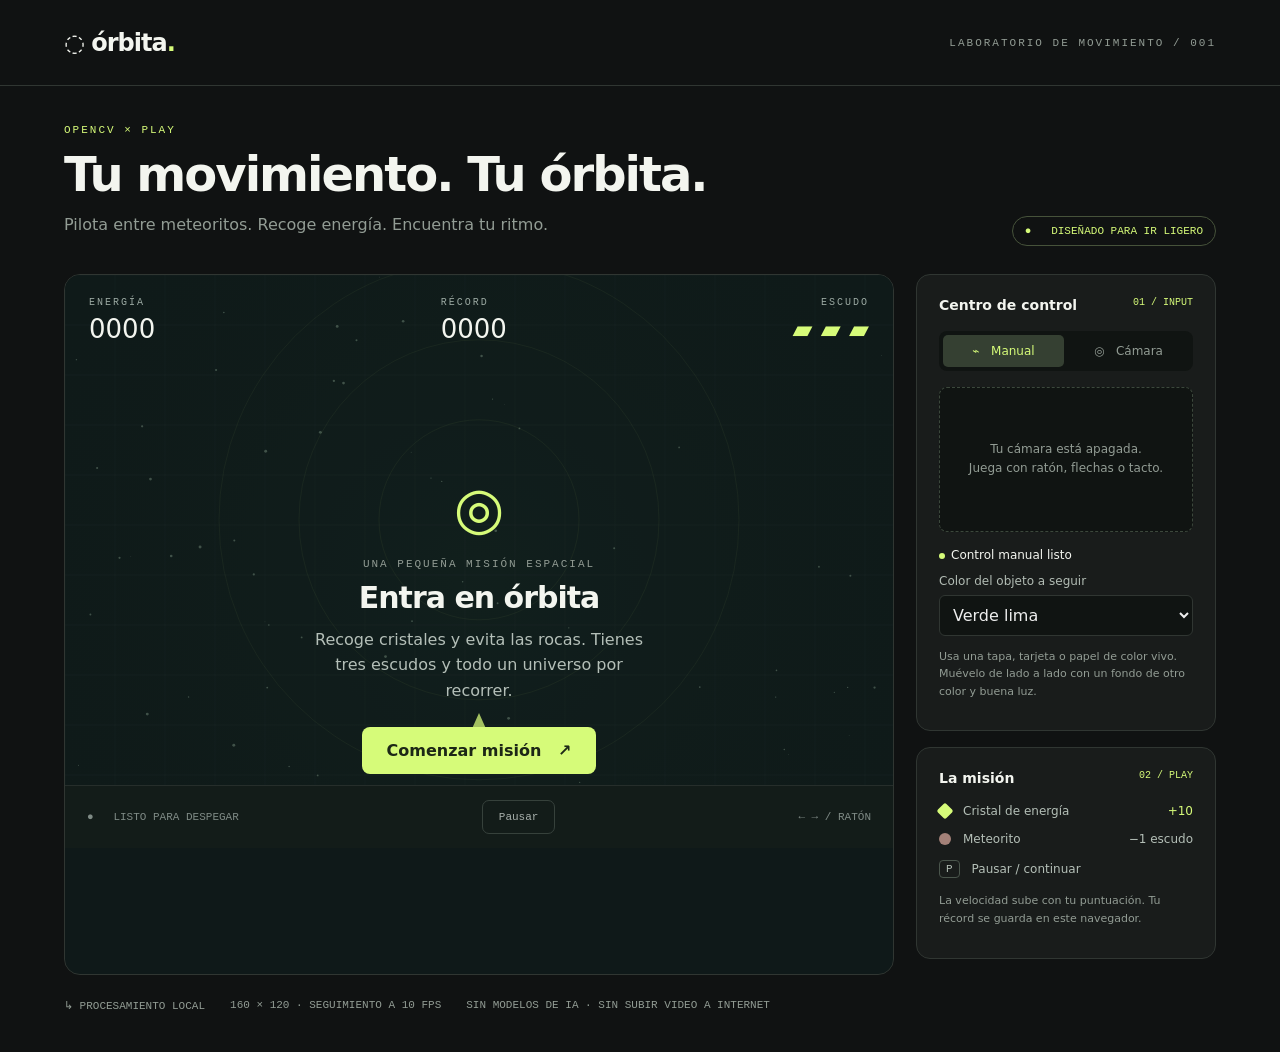
<file: opencv/index.html>
<!doctype html>
<html lang="es">
<head>
<meta charset="utf-8"><meta name="viewport" content="width=device-width, initial-scale=1">
<title>Órbita — juega con el movimiento</title>
<style>
:root{color-scheme:dark;--bg:#101212;--panel:#191c1b;--line:#303632;--lime:#d6fb79;--muted:#929c94}*{box-sizing:border-box}body{margin:0;background:var(--bg);color:#f3f5ef;font-family:system-ui,sans-serif}button,select{font:inherit}button{cursor:pointer}header{height:86px;border-bottom:1px solid var(--line);display:flex;align-items:center;justify-content:space-between;padding:0 5%}.brand{font-size:24px;font-weight:850;letter-spacing:-1px}.brand span{color:var(--lime)}.tag{font:11px monospace;letter-spacing:2px;color:var(--muted)}main{max-width:1440px;margin:auto;padding:38px 5%}.intro{display:flex;justify-content:space-between;align-items:end;margin-bottom:28px}h1{font-size:clamp(30px,4vw,48px);letter-spacing:-2px;margin:10px 0}p{color:var(--muted);line-height:1.6;margin:8px 0}.pill{border:1px solid #46523a;border-radius:30px;padding:8px 12px;color:var(--lime);font:11px monospace;white-space:nowrap}.layout{display:grid;grid-template-columns:minmax(0,1fr) 300px;gap:22px}.arena{position:relative;min-width:0;border:1px solid var(--line);border-radius:16px;overflow:hidden;background:#111b1a}.hud{position:absolute;top:22px;left:24px;right:24px;display:flex;justify-content:space-between;z-index:1;pointer-events:none}.stat small{display:block;font:10px monospace;letter-spacing:2px;color:#9ba9a2;margin-bottom:6px}.stat strong{font-size:26px;font-weight:500}.stat:last-child{text-align:right}#game{width:100%;height:510px;display:block;touch-action:none}.overlay{position:absolute;inset:0;display:flex;align-items:center;justify-content:center;text-align:center;background:#0b151740;padding:28px}.overlay.hidden{display:none}.orbit-icon{font-size:58px;color:var(--lime);margin-bottom:16px}h2{font-size:30px;letter-spacing:-1px;margin:10px 0}.overlay p{max-width:350px;margin:12px auto 24px;color:#b4bfb8}.primary{border:0;background:var(--lime);color:#1c2716;border-radius:8px;padding:14px 25px;font-weight:750}.primary:hover{background:#e7ffaf}.secondary{background:transparent;border:1px solid #455048;color:#dce3dd;border-radius:7px;padding:10px 16px}.arena-footer{padding:14px 22px;border-top:1px solid var(--line);display:flex;align-items:center;justify-content:space-between;font:11px monospace;color:#a6b2ab;background:#171e1b}.panel{padding:22px;border:1px solid var(--line);border-radius:14px;background:var(--panel);margin-bottom:16px}.panel h3{font-size:14px;margin:0 0 18px;display:flex;justify-content:space-between}.step{font:10px monospace;color:var(--lime)}.tabs{display:flex;background:#101412;border-radius:8px;padding:4px;gap:4px}.tabs button{flex:1;padding:9px 4px;border:0;border-radius:5px;background:none;color:var(--muted);font-size:12px}.tabs button.active{background:#354032;color:var(--lime)}.camera-box{position:relative;height:145px;background:#101412;border:1px dashed #3c483c;border-radius:8px;overflow:hidden;margin:16px 0;display:grid;place-items:center;text-align:center}.camera-box p{font-size:12px;padding:10px}video{width:100%;height:100%;object-fit:contain;transform:scaleX(-1);position:absolute;display:none}.dot{display:inline-block;width:6px;height:6px;background:var(--lime);border-radius:50%;margin-right:6px}label{font-size:12px;color:#b2bcb4;display:block;margin:12px 0 7px}select{background:#101412;color:#eee;border:1px solid var(--line);padding:9px;border-radius:6px;width:100%}.hint{font-size:11px;margin-top:12px;line-height:1.6}.legend{display:flex;gap:12px;font-size:12px;align-items:center;margin:14px 0;color:#b4bfb7}.shape{width:12px;height:12px;background:var(--lime);transform:rotate(45deg);border-radius:2px}.shape.rock{background:#a38178;border-radius:50%;transform:none}.key{border:1px solid #4a554c;border-radius:4px;padding:2px 6px;font:11px monospace}.bottom{display:flex;gap:25px;margin-top:24px;color:var(--muted);font:11px monospace;flex-wrap:wrap}button:focus-visible,select:focus-visible{outline:2px solid var(--lime);outline-offset:3px}@media(max-width:850px){.layout{grid-template-columns:1fr}.side{display:grid;grid-template-columns:1fr 1fr;gap:16px}.intro .pill{display:none}#game{height:440px}}@media(max-width:540px){header{height:65px}.tag{font-size:9px}.side{display:block}main{padding:25px 16px}.intro p{font-size:13px}#game{height:430px}.arena-footer{padding:12px;font-size:10px}}
</style>
</head>
<body>
<header><div class="brand">◌ órbita<span>.</span></div><div class="tag">LABORATORIO DE MOVIMIENTO / 001</div></header>
<main>
<div class="intro"><div><div class="tag" style="color:var(--lime)">OPENCV × PLAY</div><h1>Tu movimiento. Tu órbita.</h1><p>Pilota entre meteoritos. Recoge energía. Encuentra tu ritmo.</p></div><span class="pill">● &nbsp; DISEÑADO PARA IR LIGERO</span></div>
<div class="layout"><section class="arena" aria-label="Zona de juego"><div class="hud"><div class="stat"><small>ENERGÍA</small><strong id="score">0000</strong></div><div class="stat"><small>RÉCORD</small><strong id="best">0000</strong></div><div class="stat"><small>ESCUDO</small><strong id="lives" style="color:var(--lime)">▰ ▰ ▰</strong></div></div>
<canvas id="game" aria-label="Usa las flechas, el ratón o un objeto de color para mover la nave"></canvas>
<div class="overlay" id="overlay"><div><div class="orbit-icon">◎</div><div class="tag">UNA PEQUEÑA MISIÓN ESPACIAL</div><h2 id="title">Entra en órbita</h2><p id="description">Recoge cristales y evita las rocas. Tienes tres escudos y todo un universo por recorrer.</p><button class="primary" id="start">Comenzar misión &nbsp; ↗</button></div></div>
<div class="arena-footer"><span id="gameStatus">● &nbsp; LISTO PARA DESPEGAR</span><button class="secondary" id="pause" disabled>Pausar</button><span>← → / RATÓN</span></div></section>
<aside class="side"><section class="panel"><h3>Centro de control <span class="step">01 / INPUT</span></h3><div class="tabs"><button class="active" id="manual" aria-pressed="true">⌁ &nbsp; Manual</button><button id="camera" aria-pressed="false">◎ &nbsp; Cámara</button></div><div class="camera-box"><video id="video" autoplay muted playsinline></video><p id="cameraMessage">Tu cámara está apagada.<br>Juega con ratón, flechas o tacto.</p></div><div id="tracking" role="status" style="font-size:12px"><span class="dot"></span>Control manual listo</div><label for="color">Color del objeto a seguir</label><select id="color"><option value="60">Verde lima</option><option value="110">Azul intenso</option><option value="0">Rojo</option><option value="28">Amarillo</option><option value="150">Rosa / magenta</option></select><p class="hint">Usa una tapa, tarjeta o papel de color vivo. Muévelo de lado a lado con un fondo de otro color y buena luz.</p></section>
<section class="panel"><h3>La misión <span class="step">02 / PLAY</span></h3><div class="legend"><span class="shape"></span>Cristal de energía <span style="margin-left:auto;color:var(--lime)">+10</span></div><div class="legend"><span class="shape rock"></span>Meteorito <span style="margin-left:auto">−1 escudo</span></div><div class="legend"><span class="key">P</span> Pausar / continuar</div><p class="hint">La velocidad sube con tu puntuación. Tu récord se guarda en este navegador.</p></section></aside></div>
<div class="bottom"><span>↳ PROCESAMIENTO LOCAL</span><span>160 × 120 · SEGUIMIENTO A 10 FPS</span><span>SIN MODELOS DE IA · SIN SUBIR VIDEO A INTERNET</span></div>
</main>
<script>
'use strict';
const $=id=>document.getElementById(id), canvas=$('game'), ctx=canvas.getContext('2d');
let w=800,h=510,phase='ready',score=0,lives=3,best=0,x=.5,target=.5,items=[],spawn=0,invincible=0,last=0,mode='manual',stream=null,cameraBusy=false,trackingTimer=null;
try{best=Number(localStorage.getItem('orbita-best'))||0}catch{} $('best').textContent=String(best).padStart(4,'0');
const stars=Array.from({length:65},()=>({x:Math.random(),y:Math.random(),r:Math.random()*1.2+.3}));
const keys=new Set();
function resize(){const r=canvas.getBoundingClientRect();w=r.width;h=r.height;const d=Math.min(devicePixelRatio||1,1.5);canvas.width=w*d;canvas.height=h*d;ctx.setTransform(d,0,0,d,0,0)}
new ResizeObserver(resize).observe(canvas);
function hud(){$('score').textContent=String(score).padStart(4,'0');$('lives').textContent='▰ '.repeat(lives)+'▱ '.repeat(3-lives);$('best').textContent=String(best).padStart(4,'0')}
function start(){score=0;lives=3;x=target=.5;items=[];spawn=0;invincible=0;phase='playing';$('overlay').classList.add('hidden');$('pause').disabled=false;$('pause').textContent='Pausar';$('gameStatus').textContent='● MISIÓN EN CURSO';hud()}
function end(){phase='over';if(score>best){best=score;try{localStorage.setItem('orbita-best',best)}catch{}}hud();$('title').textContent='Misión completada';$('description').textContent=`Has reunido ${score} puntos de energía. Tu récord es ${best}. ¿Una órbita más?`;$('start').textContent='Volver a jugar ↗';$('overlay').classList.remove('hidden');$('pause').disabled=true;$('gameStatus').textContent='● MISIÓN FINALIZADA'}
function pause(){if(!['playing','paused'].includes(phase))return;phase=phase==='playing'?'paused':'playing';$('pause').textContent=phase==='paused'?'Continuar':'Pausar';$('gameStatus').textContent=phase==='paused'?'Ⅱ MISIÓN EN PAUSA':'● MISIÓN EN CURSO'}
$('start').onclick=start;$('pause').onclick=pause;
window.addEventListener('keydown',e=>{if(e.target.matches('select,input'))return;if(['ArrowLeft','ArrowRight','p','P'].includes(e.key))e.preventDefault();keys.add(e.key);if(e.key.toLowerCase()==='p'&&!e.repeat)pause()});window.addEventListener('keyup',e=>keys.delete(e.key));window.addEventListener('blur',()=>{keys.clear();if(phase==='playing')pause()});
canvas.addEventListener('pointermove',e=>{if(mode==='manual'){const r=canvas.getBoundingClientRect();target=Math.max(.04,Math.min(.96,(e.clientX-r.left)/w))}});
function frame(t){requestAnimationFrame(frame);if(t-last<1000/30)return;const dt=Math.min((t-last)/1000,.05);last=t;
if(phase==='playing'){if(mode==='manual'){if(keys.has('ArrowLeft'))target-=dt*.85;if(keys.has('ArrowRight'))target+=dt*.85}target=Math.max(.04,Math.min(.96,target));x+=(target-x)*Math.min(1,dt*12);invincible=Math.max(0,invincible-dt);spawn-=dt;if(spawn<=0){items.push({x:.06+Math.random()*.88,y:-20,kind:Math.random()<.42?'energy':'rock',r:12+Math.random()*7,angle:Math.random()*6});spawn=Math.max(.26,.7-score/1800)}const speed=110+Math.min(score*.35,180);for(const item of items){item.y+=speed*dt;item.angle+=dt;if(Math.hypot(item.x*w-x*w,item.y-(h-52))<item.r+15){if(item.kind==='energy'){score+=10;item.dead=true;hud()}else if(!invincible){lives--;item.dead=true;invincible=1.3;hud();if(lives<=0){end();break}}}}items=items.filter(i=>!i.dead&&i.y<h+25)}
ctx.fillStyle='#111c1b';ctx.fillRect(0,0,w,h);const glow=ctx.createRadialGradient(w*.5,h*.6,0,w*.5,h*.6,w*.6);glow.addColorStop(0,'#203a3038');glow.addColorStop(1,'#10201b00');ctx.fillStyle=glow;ctx.fillRect(0,0,w,h);
ctx.strokeStyle='#a8ccab09';ctx.lineWidth=1;for(let g=0;g<w;g+=50){ctx.beginPath();ctx.moveTo(g,0);ctx.lineTo(g,h);ctx.stroke()}for(let g=0;g<h;g+=50){ctx.beginPath();ctx.moveTo(0,g);ctx.lineTo(w,g);ctx.stroke()}
for(const s of stars){if(phase==='playing')s.y=(s.y+dt*.025)%1;ctx.fillStyle='#b4d3b766';ctx.beginPath();ctx.arc(s.x*w,s.y*h,s.r,0,Math.PI*2);ctx.fill()}
ctx.strokeStyle='#d6fb7910';for(let i=0;i<3;i++){ctx.beginPath();ctx.ellipse(w*.5,h*.48,100+i*80,100+i*80,0,0,Math.PI*2);ctx.stroke()}
for(const item of items){ctx.save();ctx.translate(item.x*w,item.y);ctx.rotate(item.angle);ctx.beginPath();if(item.kind==='energy'){ctx.fillStyle='#d6fb79';ctx.moveTo(0,-12);ctx.lineTo(9,0);ctx.lineTo(0,12);ctx.lineTo(-9,0)}else{ctx.fillStyle='#735e56';ctx.strokeStyle='#b69786';for(let n=0;n<7;n++){const a=n/7*Math.PI*2,r=item.r*(n%2?.85:1);ctx.lineTo(Math.cos(a)*r,Math.sin(a)*r)}}ctx.closePath();ctx.fill();if(item.kind==='rock')ctx.stroke();ctx.restore()}
if(!invincible||Math.floor(t/100)%2){ctx.save();ctx.translate(x*w,h-52);ctx.fillStyle='#d6fb7933';ctx.beginPath();ctx.moveTo(-7,12);ctx.lineTo(0,30+(phase==='playing'?Math.sin(t/80)*6:0));ctx.lineTo(7,12);ctx.fill();ctx.fillStyle='#d6fb79';ctx.beginPath();ctx.moveTo(0,-20);ctx.lineTo(16,16);ctx.lineTo(0,9);ctx.lineTo(-16,16);ctx.closePath();ctx.fill();ctx.fillStyle='#163b30';ctx.fillRect(-3,-4,6,10);ctx.restore()}
if(phase==='paused'){ctx.fillStyle='#101b1acc';ctx.fillRect(0,0,w,h);ctx.fillStyle='#d6fb79';ctx.font='600 26px system-ui';ctx.textAlign='center';ctx.fillText('Misión en pausa',w/2,h/2);ctx.font='14px system-ui';ctx.fillText('Pulsa P o Continuar',w/2,h/2+32)} }
requestAnimationFrame(frame);
const capture=document.createElement('canvas');capture.width=160;capture.height=120;const cc=capture.getContext('2d');
function status(text){$('tracking').textContent=text}
function stopCamera(){mode='manual';clearTimeout(trackingTimer);if(stream)stream.getTracks().forEach(t=>t.stop());stream=null;$('video').srcObject=null;$('video').style.display='none';$('cameraMessage').style.display='block';$('manual').classList.add('active');$('camera').classList.remove('active');$('manual').setAttribute('aria-pressed','true');$('camera').setAttribute('aria-pressed','false');status('Control manual listo')}
async function trackFrame(){if(!stream||mode!=='camera')return;try{if(!document.hidden&&phase==='playing'&&$('video').readyState>=2){cc.drawImage($('video'),0,0,160,120);const blob=await new Promise(resolve=>capture.toBlob(resolve,'image/jpeg',.65));const response=await fetch('/track',{method:'POST',headers:{'X-Hue':$('color').value},body:blob,signal:AbortSignal.timeout(2500)});if(!response.ok)throw Error('Servidor no disponible');const data=await response.json();if(mode==='camera'){if(data.found){target=data.x;status('● Objeto detectado · siguiendo')}else status('○ Acerca el objeto de color a la cámara')}}}catch{status('No se pudo conectar con Python. Usa control manual.')}finally{if(stream&&mode==='camera')trackingTimer=setTimeout(trackFrame,100)}}
$('manual').onclick=stopCamera;
$('camera').onclick=async()=>{if(cameraBusy||stream)return;cameraBusy=true;$('camera').disabled=true;status('Solicitando acceso a la cámara…');try{if(location.protocol==='file:')throw Error('Ejecuta python app.py y abre http://127.0.0.1:8000');const health=await fetch('/health',{signal:AbortSignal.timeout(2500)});if(!health.ok)throw Error('Inicia el servidor Python para usar OpenCV.');stream=await navigator.mediaDevices.getUserMedia({video:{width:{ideal:320},height:{ideal:240},frameRate:{ideal:10,max:15}},audio:false});$('video').srcObject=stream;await $('video').play();mode='camera';$('video').style.display='block';$('cameraMessage').style.display='none';$('manual').classList.remove('active');$('camera').classList.add('active');$('manual').setAttribute('aria-pressed','false');$('camera').setAttribute('aria-pressed','true');status('Cámara lista · inicia la misión');trackFrame()}catch(error){stopCamera();status(error.name==='NotAllowedError'?'Permiso denegado. Puedes jugar en modo manual.':error.message||'Cámara no disponible. Usa el modo manual.')}finally{cameraBusy=false;$('camera').disabled=false}};
document.addEventListener('visibilitychange',()=>{if(document.hidden&&phase==='playing')pause()});window.addEventListener('pagehide',stopCamera);
</script>
</body></html>
</file>
